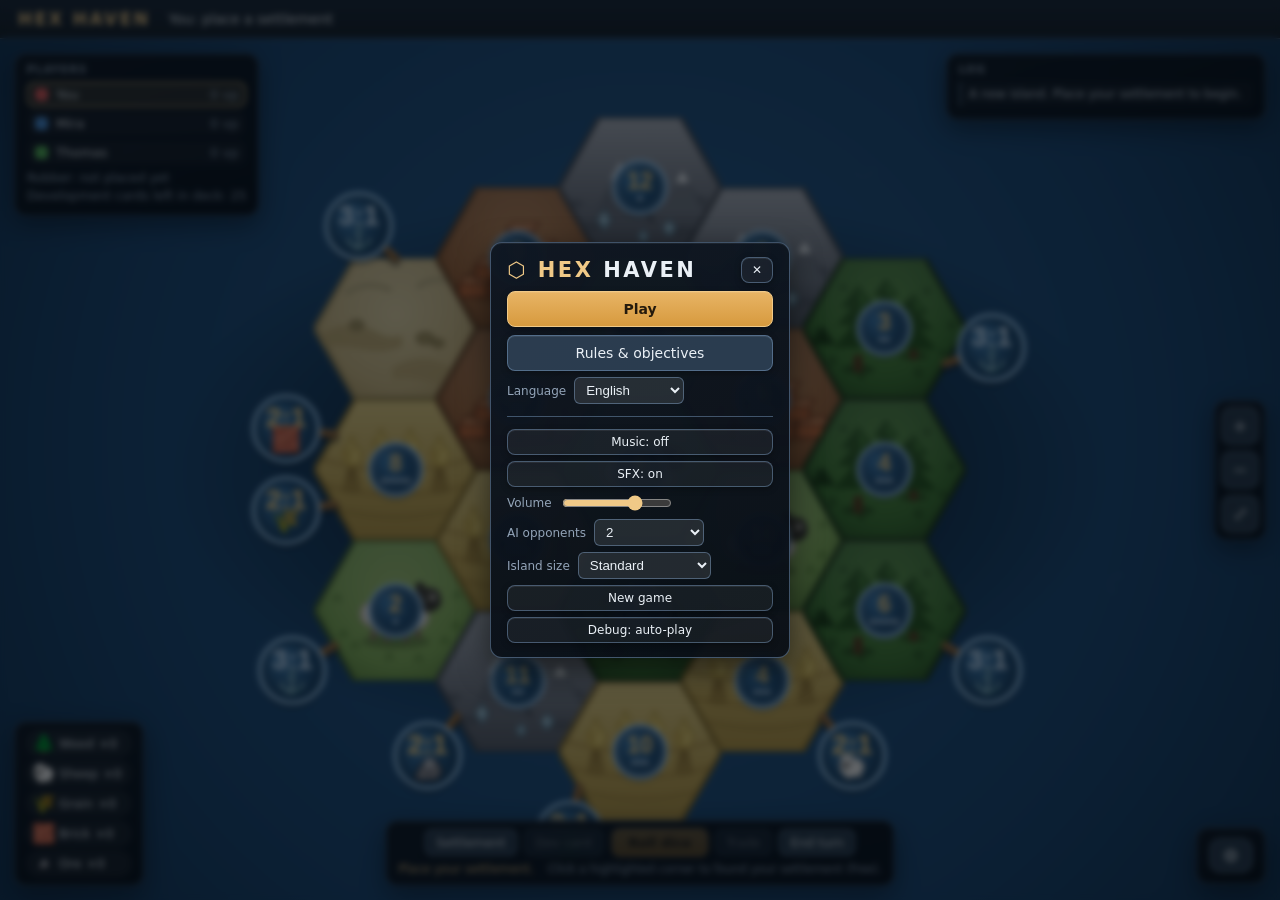
<file: index.html>
<!DOCTYPE html>
<html lang="en">
<head>
<meta charset="utf-8">
<!-- maximum-scale/user-scalable keep the page itself from zooming so two
     fingers always pinch the BOARD, not the browser. -->
<meta name="viewport" content="width=device-width, initial-scale=1, maximum-scale=1, user-scalable=no, viewport-fit=cover">
<title>Hex Haven</title>
<link rel="stylesheet" href="css/style.css">
</head>
<body>
<div id="app">
  <header id="topbar">
    <h1>Hex Haven</h1>
    <div id="status" data-i18n="status_loading">Generating the island…</div>
    <div id="turninfo"></div>
    <button class="btn ghost" id="btn-log" data-i18n="btn_log">Log</button>
  </header>

  <!-- The board owns the screen. HUD panels float above it,
       so no fixed-width sidebar steals width from the board. -->
  <main id="stage">
    <canvas id="board"></canvas>

    <section class="hud" id="hud-players">
      <h3 data-i18n="panel_players">Players</h3>
      <div id="players"></div>
      <p class="hint" id="boardinfo"></p>
    </section>

    <section class="hud" id="hud-log">
      <h3 data-i18n="panel_log">Log</h3>
      <div id="log"></div>
    </section>

    <!-- Compact bottom bar: resources, then build tools + dice on ONE row,
         a single hint line, and secondary options tucked into a gear menu.
         Empty containers must not reserve space. -->
    <!-- Player resources float bottom-left as their own small panel,
         separate from the action bar. -->
    <section class="hud" id="hud-res">
      <div id="hand" class="chips"></div>
    </section>

    <section class="hud" id="hud-hand">
      <div class="handbar">
        <div class="chips" id="buildbar">
          <button class="btn" id="build-settlement" data-build="settlement" data-i18n="btn_settlement">Settlement</button>
          <button class="btn" id="build-road" data-build="road" data-i18n="btn_road">Road</button>
          <button class="btn" id="build-city" data-build="city" data-i18n="btn_city">City</button>
          <button class="btn" id="btn-dev" data-i18n="btn_dev">Dev card</button>
        </div>
        <div class="chips">
          <button class="btn primary" id="btn-roll" data-i18n="btn_roll" disabled>Roll dice</button>
          <button class="btn" id="btn-trade" data-i18n="btn_trade">Trade</button>
          <button class="btn" id="btn-pass" data-i18n="btn_pass">End turn</button>
        </div>
        <div class="chips" id="devcards"></div>
      </div>
      <div class="hintline">
        <p class="hint" id="rollresult" data-i18n="h_roll_begin">Click Roll to begin.</p>
        <p class="hint" id="buildhint" data-i18n="h_picktool">Pick a build tool, then click a highlighted spot.</p>
      </div>
      <div id="discardpanel" class="hidden">
        <p class="hint warn" id="discarthint"></p>
      </div>
      <!-- Player-to-player trade panel, shown centred over the board while
           an offer is being composed. -->
      <section class="hud hidden" id="tradepanel">
        <div class="chips tptabs">
          <button class="btn ghost active" id="tab-players" data-i18n="tp_tab_players">Players</button>
          <button class="btn ghost" id="tab-bank" data-i18n="tp_tab_bank">Bank &amp; harbors</button>
        </div>
        <h3 id="trade-title">Trade with players</h3>
        <p class="hint" id="tradehint">Click chips to set quantities.</p>
        <div class="traderow"><span class="tradelabel" data-i18n="tp_give">You give</span>
          <div id="trade-give" class="chips"></div>
        </div>
        <div class="traderow"><span class="tradelabel" data-i18n="tp_get">You get</span>
          <div id="trade-want" class="chips"></div>
        </div>
        <div class="chips">
          <button class="btn primary" id="btn-offer" data-i18n="tp_offer">Offer</button>
          <button class="btn" id="btn-trade-clear" data-i18n="tp_clear">Clear</button>
          <button class="btn" id="btn-trade-close" data-i18n="tp_close">Close</button>
        </div>
      </section>

      <!-- Options live in the overlay menu opened by the floating gear. -->
    </section>

    <!-- Zoom controls ride the right edge, clear of the log (top) and the
         hand (bottom), and work in portrait as well as landscape. -->
    <section class="hud" id="camcontrols">
      <button class="btn" id="btn-zoom-in" title="Zoom in">+</button>
      <button class="btn" id="btn-zoom-out" title="Zoom out">&minus;</button>
      <button class="btn" id="btn-zoom-fit" title="Recentrer le plateau">&#x2922;</button>
    </section>

    <!-- Options gear floats on its own at the bottom-right corner, clear of
         the action bar; it opens the overlay menu below. -->
    <section class="hud" id="hud-gear">
      <button class="btn gear" id="btn-menu" title="Options">&#9881;</button>
    </section>

    <!-- Resource graph (debug runs): a collapsible window over the board
         showing, per resource (or the hand total), every player's stock
         turn by turn. -->
    <section class="hud hidden" id="hud-graph">
      <div class="graphtop">
        <h3 data-i18n="graph_title">Resources over turns</h3>
        <select id="graph-res" title="Resource">
          <option value="" selected data-i18n="graph_total">Total</option>
          <option value="forest" data-i18n="res_forest">Wood</option>
          <option value="pasture" data-i18n="res_pasture">Sheep</option>
          <option value="field" data-i18n="res_field">Grain</option>
          <option value="hill" data-i18n="res_hill">Brick</option>
          <option value="mount" data-i18n="res_mount">Ore</option>
        </select>
        <button class="btn ghost" id="btn-graph-min" data-i18n-title="graph_min" title="Collapse">&#9662;</button>
        <button class="btn ghost" id="btn-graph-hide" data-i18n-title="graph_hide" title="Hide">&#10005;</button>
      </div>
      <canvas id="resgraph"></canvas>
    </section>

    <!-- Principal menu: a centred card over a dimmed backdrop, shown at
         boot and reopened with the floating gear. Title, play, rules &
         objectives, language and options in one place. -->
    <div id="optoverlay" class="open">
      <div id="optmenu" role="dialog" aria-label="Main menu">
        <div class="opttop">
          <h2 class="mtitle"><span>Hex</span> Haven</h2>
          <button class="btn ghost" id="btn-opt-close" title="Close">&#10005;</button>
        </div>
        <button class="btn primary big" id="btn-play" data-i18n="m_play">Play</button>
        <button class="btn big" id="btn-rules" data-i18n="m_rules">Rules &amp; objectives</button>
        <label class="optrow"><span data-i18n="m_lang">Language</span>
          <select id="lang">
            <option value="en" selected>English</option>
            <option value="fr">Français</option>
            <option value="es">Español</option>
            <option value="de">Deutsch</option>
          </select>
        </label>
        <div class="msep" data-i18n-title="m_lang"></div>
        <button class="btn ghost" id="btn-music">Music: off</button>
        <button class="btn ghost" id="btn-sfx">SFX: on</button>
        <label class="optrow"><span data-i18n="vol">Volume</span>
          <input type="range" id="volume" min="0" max="100" value="70">
        </label>
        <label class="optrow"><span data-i18n="ai_opponents">AI opponents</span>
          <select id="opponent-count">
            <option value="1">1</option>
            <option value="2" selected>2</option>
            <option value="3">3</option>
          </select>
        </label>
        <label class="optrow"><span data-i18n="island_size">Island size</span>
          <select id="island-size">
            <option value="standard" selected>Standard</option>
            <option value="xl" data-i18n="island_xl">XL (double tiles)</option>
          </select>
        </label>
        <button class="btn ghost" id="btn-new" data-i18n="btn_new">New game</button>
        <button class="btn ghost" id="btn-debug">Debug: auto-play</button>
      </div>
    </div>

    <!-- Rules & objectives panel: same overlay pattern as the menu. -->
    <div id="rulesoverlay">
      <div id="rulespanel" role="dialog" aria-label="Rules">
        <div class="opttop">
          <h3 data-i18n="rules_title">Rules &amp; objectives</h3>
          <button class="btn ghost" id="btn-rules-close" title="Close">&#10005;</button>
        </div>
        <ul class="ruleslist">
          <li data-i18n="r_goal"></li>
          <li data-i18n="r_vp"></li>
          <li data-i18n="r_turn"></li>
          <li data-i18n="r_seven"></li>
          <li data-i18n="r_build"></li>
          <li data-i18n="r_harbor"></li>
          <li data-i18n="r_dev"></li>
          <li data-i18n="r_trade"></li>
          <li data-i18n="r_end"></li>
        </ul>
        <button class="btn primary" id="btn-rules-ok" data-i18n="rules_close">Close</button>
      </div>
    </div>
  </main>
</div>

<script>
// TEMP probe: ?camtrade opens the trade panel and sets a sample offer.
if (location.search.indexOf('camtrade') >= 0) {
  addEventListener('load', () => setTimeout(() => {
    // Finish the setup with End turn, wait for the human's
    // build phase, then open the panel and set a sample offer.
    document.getElementById('btn-pass').click();
    const tryOpen = (tries) => {
      const b = document.getElementById('btn-trade');
      if (b && !b.disabled) {
        b.click();
      } else {
        const roll = document.getElementById('btn-roll');
        if (roll && !roll.disabled) roll.click();
        else document.getElementById('btn-pass').click(); // finish setup
      }
      if (b && !b.disabled) {
        setTimeout(() => {
          const chips = document.querySelectorAll('#trade-give .res, #trade-want .res');
          chips[0].click(); chips[0].click();
          chips[5 + 4].click();
        }, 150);
      } else if (tries > 0) {
        setTimeout(() => tryOpen(tries - 1), 150);
      }
    };
    setTimeout(() => tryOpen(60), 200);
  }, 600));
}
</script>
<script src="js/hex.js"></script>
<script src="js/i18n.js"></script>
<script src="js/map.js"></script>
<script src="js/state.js"></script>
<script src="js/graph.js"></script>
<script src="js/rules.js"></script>
<script src="js/render.js"></script>
<script src="js/ai.js"></script>
<script src="js/audio.js"></script>
<script src="js/art.js"></script>
<script src="js/main.js"></script>
</body>
</html>
</file>
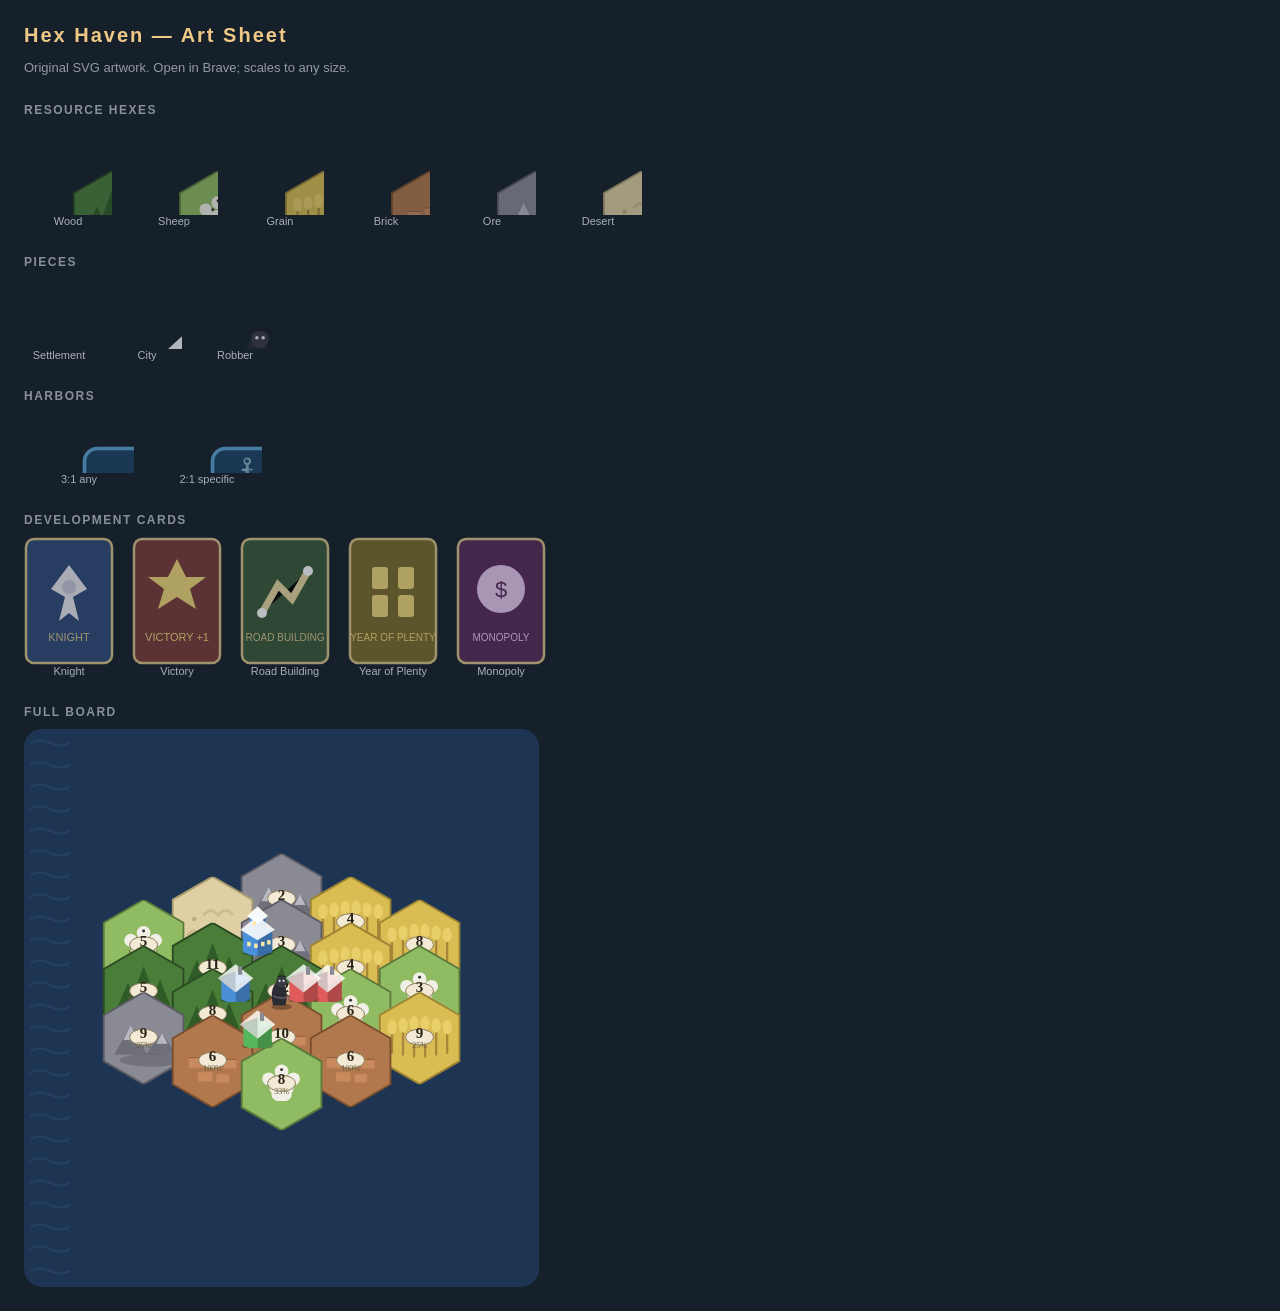
<file: art-sheet.html>
<!DOCTYPE html>
<html lang="en">
<head>
<meta charset="utf-8">
<title>Hex Haven — Art Sheet</title>
<style>
  body { background:#16202b; color:#e6ecf2; font-family:"Trebuchet MS",sans-serif; margin:0; padding:24px; }
  h1 { color:#f0c987; font-size:20px; letter-spacing:2px; margin:0 0 4px; }
  h2 { font-size:12px; text-transform:uppercase; letter-spacing:1.5px; opacity:.55; margin:28px 0 10px; }
  .row { display:flex; gap:18px; flex-wrap:wrap; align-items:flex-end; }
  .cell { text-align:center; font-size:11px; opacity:.7; }
  svg { display:block; }
  .tile { width:88px; height:88px; }
  .piece { width:70px; height:70px; }
  .card { width:90px; height:128px; }
  .wide { width:110px; height:60px; }
</style>
</head>
<body>
<h1>Hex Haven — Art Sheet</h1>
<p style="opacity:.6;font-size:13px">Original SVG artwork. Open in Brave; scales to any size.</p>

<h2>Resource hexes</h2>
<div class="row" id="hexes"></div>

<h2>Pieces</h2>
<div class="row" id="pieces"></div>

<h2>Harbors</h2>
<div class="row" id="harbors"></div>

<h2>Development cards</h2>
<div class="row" id="cards"></div>

<h2>Full board</h2>
<div id="board"></div>

<!-- shared symbol definitions -->
<script>
fetch('assets/art.svg').then(r => r.text()).then(t => {
  document.body.insertAdjacentHTML('afterbegin', t);
  build();
}).catch(e => {
  document.body.insertAdjacentHTML('afterbegin', '<p style="color:#e05c5c">Open via http server, not file:// — SVG fetch is blocked on file URLs.</p>');
});
</script>

<script>
const HEXES = [['hex-forest','Wood'],['hex-pasture','Sheep'],['hex-field','Grain'],
  ['hex-hill','Brick'],['hex-mount','Ore'],['hex-desert','Desert']];
const PIECES = [['settlement','Settlement','#e05c5c'],['city','City','#4a90d9'],
  ['robber','Robber','#888']];
const HARBORS = [['harbor','3:1 any'],['harbor2','2:1 specific']];
const CARDS = [['dev-knight','Knight'],['dev-victory','Victory'],['dev-road','Road Building'],
  ['dev-year','Year of Plenty'],['dev-monopoly','Monopoly']];

function use(id, cls) {
  return `<svg class="${cls}" viewBox="${
    document.getElementById(id).getAttribute('viewBox')}"><use href="#${id}"/></svg>`;
}
function mount(target, items, cls) {
  const el = document.getElementById(target);
  el.innerHTML = items.map(([id,label]) =>
    `<div class="cell">${use(id, cls)}<div>${label}</div></div>`).join('');
}
function build() {
  mount('hexes', HEXES, 'tile');
  document.getElementById('pieces').innerHTML = PIECES.map(([id,label,color]) =>
    `<div class="cell"><svg class="piece" viewBox="${
      document.getElementById(id).getAttribute('viewBox')
    }" style="color:${color}"><use href="#${id}"/></svg><div>${label}</div></div>`).join('');
  mount('harbors', HARBORS, 'wide');
  mount('cards', CARDS, 'card');
  buildBoard();
}

// A complete 19-hex Catan board, laid out with the real axial pixel layout.
function buildBoard() {
  const S = 46, R = 2, H = Math.sqrt(3);
  const key = (q,r) => q + ',' + r;
  const tiles = [];
  for (let q=-R; q<=R; q++)
    for (let r=Math.max(-R,-q-R); r<=Math.min(R,-q+R); r++)
      tiles.push({q,r});

  const counts = {desert:1,forest:4,pasture:4,field:4,hill:3,mount:3};
  const bag=[]; for(const[k,n] of Object.entries(counts)) for(let i=0;i<n;i++) bag.push(k);
  const seedNums=[2,3,3,4,4,5,5,6,6,6,8,8,8,9,9,10,10,11,11,12,12];
  let s=7;
  const rnd=()=>{s=(s*1103515245+12345)&0x7fffffff; return s/0x7fffffff;};
  const shuf=a=>{for(let i=a.length-1;i>0;i--){const j=Math.floor(rnd()*(i+1));[a[i],a[j]]=[a[j],a[i]];}return a;};
  shuf(bag); shuf(seedNums);
  const dist=t=>Math.abs(t.q)+Math.abs(t.r)+Math.abs(t.q+t.r);
  tiles.sort((a,b)=>dist(a)-dist(b));
  tiles.forEach((t,i)=>{ t.res=bag[i]; t.num=t.res==='desert'?0:seedNums[i]; });

  const cx = q => S*1.5*q;
  const cy = (q, r) => S*H*(r + q/2);
  const minX = Math.min(...tiles.map(t => cx(t.q)));
  const maxX = Math.max(...tiles.map(t => cx(t.q)));
  const minY = Math.min(...tiles.map(t => cy(t.q, t.r)));
  const maxY = Math.max(...tiles.map(t => cy(t.q, t.r)));
  const pad = S*2.6;
  let svg = `<svg width="${maxX-minX+pad*2}" height="${maxY-minY+pad*2}"
    viewBox="${minX-pad} ${minY-pad} ${maxX-minX+pad*2} ${maxY-minY+pad*2}">`;

  // sea
  svg += `<rect x="${minX-pad}" y="${minY-pad}" width="${maxX-minX+pad*2}"
    height="${maxY-minY+pad*2}" rx="18" fill="#1d3552"/>`;
  // wave texture
  svg += `<g stroke="#2a4a6e" stroke-width="2" fill="none" opacity=".6">`;
  for (let y = minY-pad+14; y < maxY+pad; y += 22)
    svg += `<path d="M${minX-pad+6},${y} q10,-5 20,0 q10,5 20,0"/>`;
  svg += `</g>`;

  const HEIGHT = 16;
  // Board space -> screen space: vertical squash gives the axonometric look.
  const S2 = (x, y, z = 0) => [x, y*0.58 - z];

  // tiles, far to near
  const order = tiles.slice().sort((a, b) => cy(a.q, a.r) - cy(b.q, b.r));
  for (const t of order) {
    const X=cx(t.q), Y=cy(t.q,t.r);
    let pts='';
    for (let i=0;i<6;i++){
      const a=(Math.PI/3)*i;
      const [px,py]=S2(X+S*Math.cos(a), Y+S*Math.sin(a), HEIGHT);
      pts += px.toFixed(1)+','+py.toFixed(1)+' ';
    }
    const ptsBot=[];
    for (let i=0;i<6;i++){
      const a=(Math.PI/3)*i;
      const [px,py]=S2(X+S*Math.cos(a), Y+S*Math.sin(a), 0);
      ptsBot.push(px.toFixed(1)+','+py.toFixed(1));
    }
    const top=pts.trim().split(/\s+/);
    // side walls (front-facing)
    for (let i=0;i<6;i++){
      const j=(i+1)%6;
      const myT=parseFloat(top[i].split(',')[1])+parseFloat(top[j].split(',')[1]);
      const myB=parseFloat(ptsBot[i].split(',')[1])+parseFloat(ptsBot[j].split(',')[1]);
      if (myT <= myB) continue;
      svg += `<polygon points="${top[i]} ${top[j]} ${ptsBot[j]} ${ptsBot[i]}"
        fill="#000" opacity=".3"/>`;
    }
    svg += `<polygon points="${pts}" fill="none"/>`;
    svg += `<use href="#${'hex-'+t.res}" x="${X-S}" y="${Y*0.58-S-HEIGHT}"
      width="${S*2}" height="${S*2}"/>`;
    // token
    if (t.num) {
      const [tx,ty]=S2(X, Y, HEIGHT+1);
      const p=Math.round(100/(t.num-5));
      svg += `<ellipse cx="${tx.toFixed(1)}" cy="${ty.toFixed(1)}" rx="14" ry="8"
        fill="#f3ead6" stroke="#8a7a5c"/>`;
      svg += `<text x="${tx.toFixed(1)}" y="${(ty+1).toFixed(1)}" font-family="Trebuchet MS"
        font-size="15" font-weight="bold" fill="#2a2318" text-anchor="middle">${t.num}</text>`;
      svg += `<text x="${tx.toFixed(1)}" y="${(ty+11).toFixed(1)}" font-family="Trebuchet MS"
        font-size="8" fill="#6b5b3e" text-anchor="middle">${p}%</text>`;
    }
  }

  // settlements on a few spots
  const vtx=[];
  const seen=new Set();
  for (const t of tiles) {
    for (let i=0;i<6;i++){
      const a=(Math.PI/3)*i;
      const vx = t.q + S*Math.cos(a), vy = cy(t.q,t.r) + S*Math.sin(a);
      const k = vx.toFixed(2) + '|' + vy.toFixed(2);
      if (seen.has(k)) continue; seen.add(k);
      vtx.push([vx, vy]);
    }
  }
  const spots=[[0,'#e05c5c','settlement'],[3,'#4a90d9','settlement'],
    [7,'#e05c5c','settlement'],[10,'#4a90d9','city'],[14,'#57b85b','settlement']];
  for (const [i,col,kind] of spots) {
    const [vx,vy]=vtx[i];
    const [px,py]=S2(vx,vy,HEIGHT);
    svg += `<use href="#${kind}" x="${(px-26).toFixed(1)}" y="${(py-42).toFixed(1)}"
      width="52" height="52" style="color:${col}"/>`;
  }
  // robber
  const [rx,ry]=S2(cx(0),cy(0,0),HEIGHT);
  svg += `<use href="#robber" x="${(rx-16).toFixed(1)}" y="${(ry-26).toFixed(1)}"
    width="32" height="44"/>`;
  svg += `</svg>`;
  document.getElementById('board').innerHTML = svg;
}
</script>
</body>
</html>
</file>
<file: css/style.css>
/* Hex Haven — board-first layout: the canvas fills the window and HUD panels
   float above it, so the board is never squeezed by a fixed sidebar. */

* { box-sizing: border-box; }

:root {
  --ink: #eaf0f6;
  --dim: #93a4b8;
  --gold: #f0c987;
  /* Panels must sit well clear of the sea: measured contrast was only
     1.2-1.45, which made the HUD read as flat mud. Dark, near-opaque panels
     with a light border give the separation the old layout lacked. */
  --panel: rgba(8, 14, 22, .94);
  --edge: rgba(150, 190, 235, .38);
  --sea: #1d4a78;
  --sea-deep: #123a5e;
}

html, body { height: 100%; margin: 0; }

body {
  margin: 0;
  font-family: "Trebuchet MS", "Segoe UI", system-ui, sans-serif;
  background: var(--sea);
  color: var(--ink);
  overflow: hidden;
}

#app { display: flex; flex-direction: column; height: 100vh; }

#topbar {
  display: flex;
  align-items: center;
  gap: 18px;
  padding: 9px 18px;
  background: linear-gradient(#1d2a3a, #16202b);
  border-bottom: 1px solid var(--edge);
  z-index: 20;
}

#topbar h1 {
  font-size: 17px;
  margin: 0;
  letter-spacing: 2.5px;
  color: var(--gold);
  text-transform: uppercase;
}

#status { font-size: 14px; }
#turninfo { margin-left: auto; font-size: 13px; color: var(--dim); }

/* The stage owns the whole window below the bar. */
#stage { position: relative; flex: 1; min-height: 0; }

#board {
  position: absolute;
  inset: 0;
  width: 100%;
  height: 100%;
  display: block;
  background: var(--sea);
  cursor: pointer;
  /* Gestures on the canvas belong to the game camera (pinch-zoom / pan),
     never to the browser's page zoom or scroll. */
  touch-action: none;
}

/* Floating glass panels, anchored to the board's corners. */
.hud {
  position: absolute;
  background: linear-gradient(160deg, rgba(15, 23, 34, .95), rgba(8, 14, 22, .93));
  border: 1px solid var(--edge);
  border-radius: 12px;
  padding: 10px 12px;
  backdrop-filter: blur(6px);
  box-shadow:
    0 8px 26px rgba(0, 0, 0, .45),
    inset 0 1px 0 rgba(255, 255, 255, .06);
  z-index: 10;
}

.hud h3 {
  margin: 0 0 7px;
  font-size: 10px;
  letter-spacing: 1.6px;
  text-transform: uppercase;
  color: var(--dim);
}

#hud-players { top: 14px; left: 14px; min-width: 200px; }
#hud-log { top: 14px; right: 14px; width: 320px; }

/* The player's resource stock is its OWN small panel in the bottom-left
   corner, independent of the action bar. Wraps into a tight grid so it
   never stretches under the centred action bar. */
#hud-res {
  left: 14px;
  bottom: 14px;
  display: flex;
  flex-direction: column;
  align-items: flex-start;
  gap: 4px;
  padding: 8px 11px;
  max-width: 210px;
}
#hud-res .chips {
  display: flex;
  flex-direction: column;   /* one resource per row: everything lines up */
  align-items: stretch;
  gap: 3px;
}

/* Build tools + dice + hints stay centred along the bottom edge. */
#hud-hand {
  left: 50%;
  bottom: 14px;
  transform: translateX(-50%);
  display: flex;
  flex-direction: column;
  align-items: center;
  gap: 4px;
  padding: 7px 12px;
  max-width: min(880px, 96vw);
}

/* Build tools, dice and dev cards share ONE row next to the gear. */
.handbar {
  display: flex;
  flex-wrap: wrap;
  gap: 8px;
  align-items: center;
  justify-content: center;
}
.handbar .btn { padding: 5px 11px; font-size: 12.5px; }
.handbar .btn.primary { padding: 6px 16px; font-size: 13px; }
/* The gear is its own floating button in the bottom-right corner, clear of
   the action bar; it opens the options overlay. */
.btn.gear {
  padding: 6px 13px;
  font-size: 18px;
  border-radius: 12px;
  box-shadow: 0 3px 10px rgba(0, 0, 0, .5);
}
#hud-gear { right: 14px; bottom: 16px; }
#hud-gear .btn.gear:active:not(:disabled) { transform: scale(.94); }

/* Both hints share a single quiet line. */
.hintline { display: flex; gap: 14px; flex-wrap: wrap; justify-content: center; }
.hintline .hint { margin: 0; font-size: 11.5px; }
#hud-hand #rollresult { font-size: 12px; color: var(--gold); opacity: .9; margin: 0; }

/* Options: full-screen overlay with a centred menu card. */
#optoverlay {
  position: fixed;
  inset: 0;
  display: none;
  align-items: center;
  justify-content: center;
  background: rgba(3, 7, 12, .62);
  backdrop-filter: blur(3px);
  z-index: 40;
}
#optoverlay.open { display: flex; }
#optmenu {
  display: flex;
  flex-direction: column;
  align-items: stretch;
  gap: 6px;
  padding: 14px 16px;
  min-width: 300px;
  max-width: 92vw;
  max-height: 95vh;
  overflow-y: auto;
  /* Same panel chrome as the other HUD boxes. */
  background: linear-gradient(160deg, rgba(15, 23, 34, .97), rgba(8, 14, 22, .95));
  border: 1px solid var(--edge);
  border-radius: 12px;
  box-shadow: 0 10px 30px rgba(0, 0, 0, .55), inset 0 1px 0 rgba(255, 255, 255, .06);
  z-index: 41;
}
/* Main-menu heading: the title of the game above the actions. */
.mtitle {
  margin: 0;
  font-size: 21px;
  letter-spacing: .12em;
  text-transform: uppercase;
  color: var(--ink);
}
.mtitle span { color: var(--gold); }
.mtitle::before { content: '⬡ '; color: var(--gold); }
.btn.big { padding: 9px 14px; font-size: 14px; }
#optmenu .btn.primary { margin-bottom: 2px; }
.msep {
  height: 1px;
  background: var(--edge);
  margin: 6px 0;
}
.opttop {
  display: flex;
  align-items: center;
  justify-content: space-between;
  gap: 10px;
  margin-bottom: 2px;
}
.opttop h3 {
  margin: 0;
  font-size: 14px;
  letter-spacing: .4px;
  color: var(--gold);
}

/* Rules & objectives panel: same overlay pattern as the main menu. */
#rulesoverlay {
  position: fixed;
  inset: 0;
  display: none;
  align-items: center;
  justify-content: center;
  background: rgba(3, 7, 12, .62);
  backdrop-filter: blur(3px);
  z-index: 40;
}
#rulesoverlay.open { display: flex; }
#rulespanel {
  display: flex;
  flex-direction: column;
  gap: 8px;
  padding: 14px 16px;
  width: min(560px, 94vw);
  max-height: 84vh;
  overflow-y: auto;
  background: linear-gradient(160deg, rgba(15, 23, 34, .97), rgba(8, 14, 22, .95));
  border: 1px solid var(--edge);
  border-radius: 12px;
  box-shadow: 0 10px 30px rgba(0, 0, 0, .55), inset 0 1px 0 rgba(255, 255, 255, .06);
  z-index: 41;
}
.ruleslist { margin: 0; padding-left: 18px; display: grid; gap: 7px; }
.ruleslist li { font-size: 13px; line-height: 1.45; color: var(--ink); }
#rulespanel .btn.primary { align-self: flex-end; }
#optmenu .btn.ghost, #rulespanel .btn.ghost {
  padding: 5px 10px;
  font-size: 12px;
}

/* Resource graph window (debug runs): collapsible, floats above the gear
   in the bottom-right corner. */
#hud-graph {
  right: 14px;
  bottom: 72px;
  width: 340px;
  display: flex;
  flex-direction: column;
  gap: 4px;
  padding: 8px 10px 10px;
}
#hud-graph .graphtop {
  display: flex;
  align-items: center;
  justify-content: space-between;
  gap: 6px;
}
#hud-graph h3 {
  margin: 0;
  font-size: 12.5px;
  color: var(--gold);
  letter-spacing: .3px;
  flex: 1;
  min-width: 0;
}
#graph-res {
  max-width: 104px;
  padding: 2px 5px;
  font-size: 11.5px;
  color: var(--ink);
  background: rgba(255, 255, 255, .1);
  border: 1px solid var(--edge);
  border-radius: 6px;
  flex: none;
}
#hud-graph .btn.ghost { padding: 1px 7px; font-size: 11px; }
#resgraph { width: 100%; height: 168px; display: block; border-radius: 6px; }
#hud-graph.min #resgraph { display: none; }
#hud-graph.min { padding-bottom: 8px; }
.optrow {
  display: flex;
  align-items: center;
  gap: 8px;
  font-size: 12px;
  color: var(--dim);
  white-space: nowrap;
}
#volume {
  width: 110px;
  accent-color: var(--gold);
  cursor: pointer;
}
#optmenu select {
  min-width: 110px;
  padding: 4px 7px;
  color: var(--ink);
  background: rgba(255, 255, 255, .1);
  border: 1px solid var(--edge);
  border-radius: 6px;
}

/* Native dropdown popups open on the OS default (white) background while
   the page text is light — force dark text inside the option list so it
   stays readable (also applies to the AI/island selects). */
select option,
select optgroup {
  color: #14181e;
  background-color: #f4f1e8;
}

/* Empty containers (dev cards, hand) must not reserve space. */
#hud-hand #devcards:empty,
#hud-hand .chips:empty { display: none; }

#hud-hand .btn.ghost {
  padding: 3px 8px;
  font-size: 11px;
  opacity: .6;
  background: transparent;
  border-color: rgba(150, 190, 235, .22);
}
#hud-hand .btn.ghost:hover { opacity: 1; background: rgba(255, 255, 255, .06); }

/* Zoom controls ride the right edge, vertically centred: clear of the log
   (top-right) and the hand (bottom-centre) in BOTH orientations. */
#camcontrols {
  right: 14px;
  top: 50%;
  transform: translateY(-50%);
  display: flex;
  flex-direction: column;
  gap: 6px;
  padding: 6px;
}
#camcontrols .btn {
  width: 38px;
  height: 38px;
  padding: 0;
  font-size: 18px;
  line-height: 1;
  border-radius: 10px;
  display: flex;
  align-items: center;
  justify-content: center;
}
#camcontrols .btn:active:not(:disabled) { transform: scale(.94); }

/* The log toggle only exists on small screens (see media queries). */
#btn-log { display: none; }

#buildhint { text-align: center; max-width: min(620px, 90vw); }

.chips { display: flex; flex-wrap: wrap; gap: 6px; justify-content: center; align-items: center; }

.btn {
  background: rgba(46, 64, 84, .92);
  color: var(--ink);
  border: 1px solid var(--edge);
  border-radius: 8px;
  padding: 7px 13px;
  font-size: 13px;
  font-family: inherit;
  cursor: pointer;
  box-shadow: 0 2px 6px rgba(0, 0, 0, .35), inset 0 1px 0 rgba(255, 255, 255, .07);
  transition: background .12s, transform .06s, box-shadow .12s;
}

.btn:hover:not(:disabled) {
  background: rgba(62, 86, 112, .95);
  box-shadow: 0 3px 9px rgba(0, 0, 0, .4), inset 0 1px 0 rgba(255, 255, 255, .1);
}

.btn:active:not(:disabled) { transform: translateY(1px); }
.btn.active { background: var(--gold); color: #17212c; border-color: var(--gold); font-weight: 700; }
.btn:disabled { opacity: .4; cursor: default; }

.btn.primary {
  background: linear-gradient(#e8b465, #d79a3e);
  color: #241a0c;
  border-color: #f0c987;
  font-weight: 700;
  padding: 9px 22px;
  font-size: 14px;
}
.btn.primary:hover:not(:disabled) { background: linear-gradient(#f2c479, #e0a648); }

.btn.ghost { background: rgba(255, 255, 255, .05); font-size: 12px; padding: 5px 10px; }
.btn.dev { border-color: rgba(240, 201, 135, .5); font-size: 12px; padding: 5px 10px; }

.hint { margin: 0; font-size: 12.5px; color: var(--dim); line-height: 1.45; }
.hint.warn { color: #ffb4a2; font-weight: 700; }

.res {
  display: inline-flex;
  align-items: center;
  gap: 5px;
  background: rgba(255, 255, 255, .06);
  border: 1px solid transparent;
  border-radius: 14px;
  padding: 3px 9px 3px 5px;
  font-size: 12.5px;
  font-variant-numeric: tabular-nums;
  cursor: default;
}

.res .dot { width: 14px; height: 14px; border-radius: 50%; border: 1px solid rgba(0, 0, 0, .45); flex: none; }

/* Hand chips carry the same artwork as the harbor badges — the emoji icon —
   a little bigger than the old 14px colour dot. */
.res .icon {
  font-size: 19px;
  line-height: 1;
  width: 22px;
  text-align: center;
  flex: none;
  filter: drop-shadow(0 1px 1px rgba(0, 0, 0, .4));
}

/* Robber steal: clickable victim rows in the players panel. */
.player.steal-target {
  cursor: pointer;
  outline: 2px dashed var(--gold);
  background: rgba(224, 168, 60, .12);
}
.player.steal-target:hover { background: rgba(224, 168, 60, .22); }

.player {
  display: flex;
  align-items: center;
  gap: 8px;
  padding: 5px 8px;
  border-radius: 8px;
  margin-bottom: 4px;
  font-size: 13px;
  background: rgba(255, 255, 255, .04);
}

.player.active {
  background: rgba(240, 201, 135, .14);
  box-shadow: inset 0 0 0 1px var(--gold);
  animation: pulseP 1.6s ease-in-out infinite;
}
@keyframes pulseP {
  0%, 100% { box-shadow: inset 0 0 0 1px var(--gold); }
  50% { box-shadow: inset 0 0 0 1px var(--gold), 0 0 14px rgba(240, 201, 135, .25); }
}
.player .swatch { width: 13px; height: 13px; border-radius: 4px; flex: none; }
.player .score { margin-left: auto; color: var(--dim); font-variant-numeric: tabular-nums; }

#log {
  font-size: 12px;
  line-height: 1.5;
  max-height: 210px;
  overflow-y: auto;
  scrollbar-width: thin;
  scrollbar-color: rgba(150, 190, 235, .4) transparent;
}
#log::-webkit-scrollbar { width: 8px; }
#log::-webkit-scrollbar-thumb {
  background: rgba(150, 190, 235, .3);
  border-radius: 4px;
}

#log div {
  padding: 3px 8px;
  border-left: 2px solid var(--edge);
  margin-bottom: 3px;
  background: rgba(255, 255, 255, .03);
  border-radius: 0 5px 5px 0;
  color: #cfdae6;
}

.hidden { display: none !important; }

/* Hand chips become the discard picker during a 7. */
.res.pick { border-color: var(--gold); cursor: pointer; }
.res.picked { background: rgba(240, 201, 135, .2); border-color: var(--gold); }

#tradepanel {
  /* Anchored INSIDE the hand panel, so it floats just above the bar. */
  left: 50%;
  bottom: calc(100% + 8px);
  transform: translateX(-50%);
  width: min(560px, 92vw);
  display: flex;
  flex-direction: column;
  gap: 8px;
  z-index: 14;
}
#tradepanel.hidden { display: none; }
#tradepanel .tptabs { margin-bottom: 2px; gap: 6px; }
/* Undo the hand-bar ghost look (#hud-hand .btn.ghost) for the tab row. */
#tradepanel .tptabs .btn { opacity: 1; background: rgba(255, 255, 255, .05); }
#tradepanel .tptabs .btn.active { background: var(--gold); color: #17212c; }
.traderow { display: flex; align-items: center; gap: 10px; }
.tradelabel {
  flex: none;
  width: 64px;                 /* FR/DE labels wrap sanely on 2 short lines */
  min-height: 2.6em;
  line-height: 1.3;
  font-size: 11px;
  letter-spacing: 1.2px;
  text-transform: uppercase;
  color: var(--dim);
}
.traderow .chips { justify-content: flex-start; }

#devcards .btn { font-size: 12px; }
#boardinfo span { display: block; }
.badge {
  display: inline-block; font-size: 10px; padding: 1px 5px; border-radius: 8px;
  background: #3a4a5d; margin-left: 4px; vertical-align: middle;
}

/* ---- small screens and tablets: compact HUD ------------------------- */
@media (max-width: 900px) {
  #btn-log { display: inline-block; padding: 4px 9px; font-size: 11px; }

  /* The log becomes a drawer, hidden until requested. */
  #hud-log { display: none; }
  body.log-open #hud-log {
    display: block;
    top: 56px;
    right: 8px;
    width: min(320px, calc(100vw - 16px));
    max-height: 46vh;
  }
  body.log-open #log { max-height: 34vh; }

  #hud-players {
    left: 8px;
    top: 8px;
    min-width: 0;
    padding: 7px 9px;
  }
  #hud-players h3 { display: none; }
  .player { padding: 3px 6px; font-size: 12px; margin-bottom: 3px; }

  /* The hand spans the full width so every action stays thumb-reachable
     in portrait, with a safe-area inset for notched phones; the resource
     panel rides above it on the left. */
  #hud-hand {
    left: 8px;
    right: 8px;
    bottom: calc(8px + env(safe-area-inset-bottom, 0px));
    transform: none;
    max-width: none;
    padding: 6px 8px;
  }
  #hud-res {
    left: 8px;
    bottom: calc(96px + env(safe-area-inset-bottom, 0px));
    max-width: 46vw;
    padding: 6px 9px;
  }
  .handbar { gap: 6px; }
  .handbar .btn { padding: 6px 8px; font-size: 12.5px; }
  .handbar .btn.primary { padding: 7px 13px; font-size: 13.5px; }
  .btn.gear { font-size: 16px; padding: 5px 11px; }
  #hud-gear { right: 8px; bottom: calc(88px + env(safe-area-inset-bottom, 0px)); }
  /* On touch screens the resource words go away: dot colour + count only. */
  .reslabel { display: none; }
  .res { font-size: 13px; padding: 4px 9px 4px 5px; }

  #topbar { padding: 7px 10px; gap: 10px; }
  #topbar h1 { font-size: 14px; letter-spacing: 1.5px; }
  #status { font-size: 12px; }
  #turninfo { font-size: 11px; }

  #camcontrols { right: 8px; }
  #camcontrols .btn { width: 34px; height: 34px; font-size: 16px; }
}

/* Portrait phones: the log drawer drops BELOW the players panel instead of
   fighting it for the top edge. */
@media (orientation: portrait) and (max-width: 620px) {
  body.log-open #hud-log {
    top: 96px;
    max-height: 38vh;
  }
  #topbar { flex-wrap: wrap; row-gap: 4px; }
  #turninfo { flex-basis: 100%; order: 5; }
}

/* Cover private hands while the device changes hands. */
#handoff { position: fixed; inset: 0; display: none; z-index: 100;
  align-items: center; justify-content: center; background: #101d2a; }
#handoff.open { display: flex; }
.handoff-card { text-align: center; padding: 24px; max-width: 90vw; }
.handoff-card h2 { color: var(--gold); font-size: 20px; }

#onlineoverlay { position: fixed; inset: 0; display: none; z-index: 60; align-items: center;
  justify-content: center; background: rgba(3, 7, 12, .82); padding: 12px; }
#onlineoverlay.open { display: flex; }
#online-menu { display: flex; flex-direction: column; gap: 10px; width: min(420px, 100%);
  max-height: 95vh; overflow-y: auto; padding: 18px; border: 1px solid var(--edge);
  border-radius: 12px; background: #101d2a; }
#online-menu h2 { margin: 0; color: var(--gold); font-size: 20px; }
#online-connect, #online-room { display: flex; flex-direction: column; gap: 9px; }
.online-field { display: flex; flex-direction: column; gap: 4px; font-size: 13px; color: var(--dim); }
.online-field input, .online-field select, #online-trade-target { padding: 8px; color: var(--ink); background: #1d2a3a;
  border: 1px solid var(--edge); border-radius: 6px; }
#online-room-code { color: var(--gold); font-size: 22px; letter-spacing: .15em; margin: 0; }
#online-players { padding-left: 20px; margin: 0; }
#online-message { margin: 0; }
#online-offer { top: 25%; left: 50%; transform: translateX(-50%); width: min(390px, 90vw); z-index: 30; }
</file>
